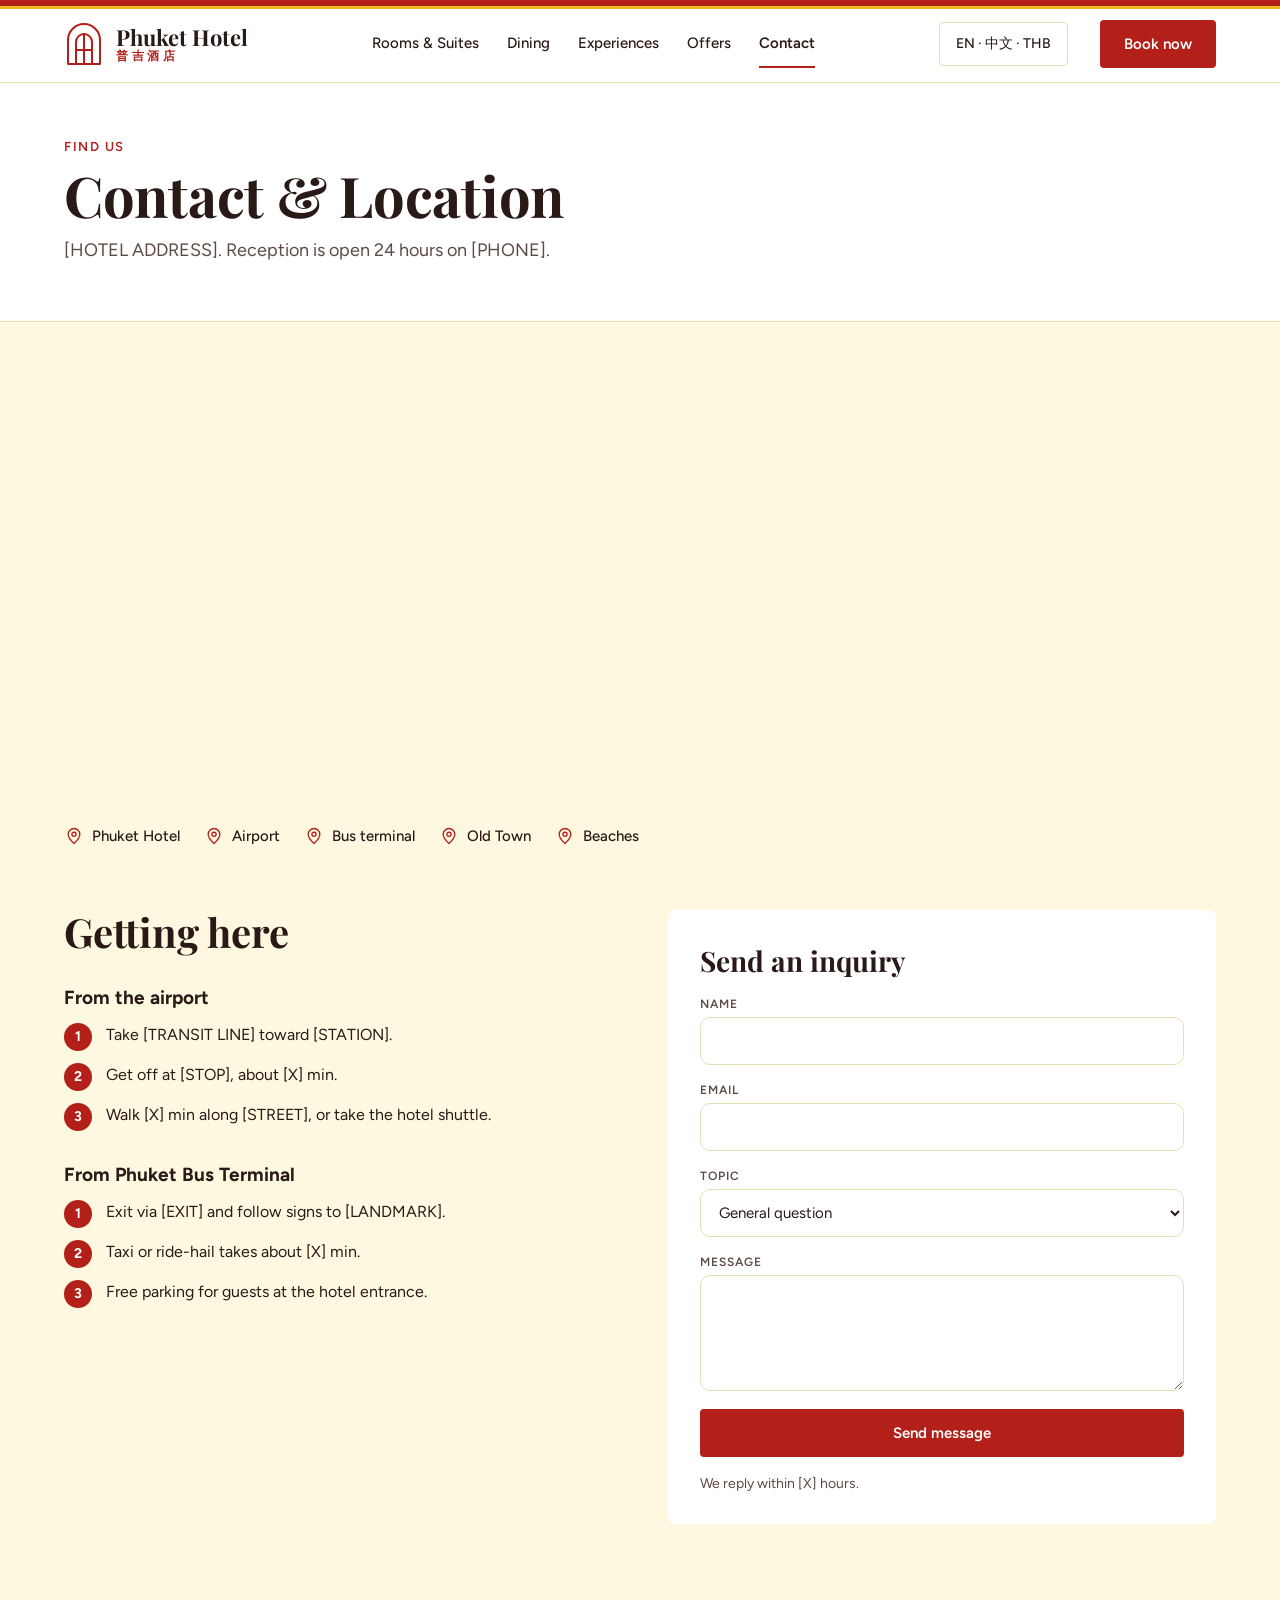
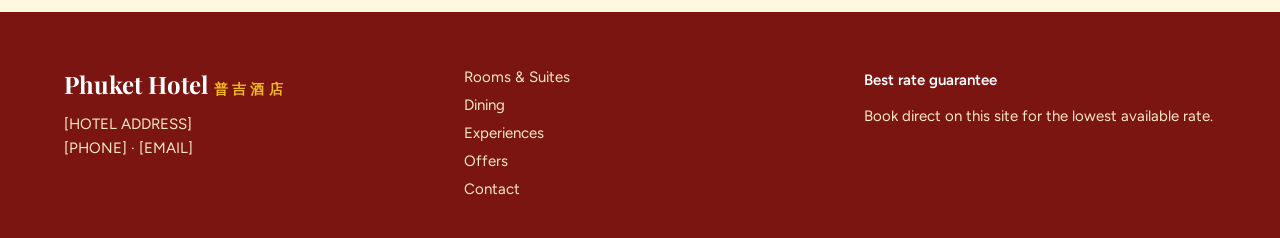
<file: contact.html>
<!doctype html>
<html lang="en">
<head>
<meta charset="utf-8">
<meta name="viewport" content="width=device-width, initial-scale=1">
<title>Contact and Location | Phuket Hotel</title>
<meta name="description" content="Phuket Hotel: a Sino-Portuguese heritage hotel in Phuket Old Town. Demo website template.">
<link rel="preconnect" href="https://fonts.googleapis.com">
<link href="https://fonts.googleapis.com/css2?family=Playfair+Display:wght@500;700&family=Figtree:wght@400;500;600;700&display=swap" rel="stylesheet">
<link rel="stylesheet" href="styles.css">
<script src="script.js" defer></script>
<script>function imgFallback(i){var f=i.dataset.fallback;if(f&&i.src!==f){i.src=f}else{i.remove()}}</script>
</head>
<body>
<header style="background:#FFFFFF;border-bottom:1px solid #EBDDB5;border-top:6px solid #B3201A;box-shadow:inset 0 3px 0 #F2B91E">
<div style="max-width:1200px;margin:0 auto;padding:0 24px;box-sizing:border-box;height:76px;display:flex;align-items:center;gap:32px">
<a href="index.html" style="display:flex;align-items:center;gap:12px;color:#2A1A17;text-decoration:none"><svg width="40" height="44" viewBox="0 0 40 44" fill="none" stroke="#B3201A" stroke-width="2" stroke-linecap="round" stroke-linejoin="round" aria-hidden="true"><path d="M4 42V18a16 16 0 0 1 32 0v24z"></path><path d="M12 42V20a8 8 0 0 1 16 0v22"></path><path d="M20 12v30"></path><path d="M12 28h16"></path></svg><span style="display:flex;flex-direction:column;line-height:1.1"><span style="font-family:'Playfair Display',serif;font-size:22px;font-weight:700;white-space:nowrap">Phuket Hotel</span><span lang="zh" style="font-size:12px;letter-spacing:.3em;color:#B3201A;font-weight:600">普吉酒店</span></span></a>
<nav class="navlinks" aria-label="Main" style="display:flex;gap:28px;flex-grow:1;justify-content:center"><a href="rooms.html" style="color:#2A1A17;text-decoration:none;font-size:15px;font-weight:500;padding:14px 0;border-bottom:2px solid transparent">Rooms &amp; Suites</a><a href="dining.html" style="color:#2A1A17;text-decoration:none;font-size:15px;font-weight:500;padding:14px 0;border-bottom:2px solid transparent">Dining</a><a href="experiences.html" style="color:#2A1A17;text-decoration:none;font-size:15px;font-weight:500;padding:14px 0;border-bottom:2px solid transparent">Experiences</a><a href="offers.html" style="color:#2A1A17;text-decoration:none;font-size:15px;font-weight:500;padding:14px 0;border-bottom:2px solid transparent">Offers</a><a href="contact.html" style="color:#2A1A17;text-decoration:none;font-size:15px;font-weight:600;padding:14px 0;border-bottom:2px solid #B3201A">Contact</a></nav><span class="navspace"></span>
<button type="button" class="navlinks" aria-label="Language and currency" style="background:transparent;border:1px solid #EBDDB5;border-radius:4px;min-height:44px;padding:0 16px;font-family:inherit;font-size:14px;font-weight:500;color:#2A1A17;cursor:pointer">EN · 中文 · THB</button>
<a href="room-detail.html" class="navbook" style="display:inline-flex;align-items:center;justify-content:center;gap:8px;min-height:48px;padding:0 24px;background:#B3201A;color:#FFFFFF;font-weight:600;font-size:15px;text-decoration:none;border-radius:4px;border:0;font-family:inherit;cursor:pointer;box-sizing:border-box">Book now</a>
<details class="mnav"><summary aria-label="Open menu"><svg width="26" height="26" viewBox="0 0 24 24" fill="none" stroke="currentColor" stroke-width="1.6" stroke-linecap="round" stroke-linejoin="round" aria-hidden="true"><path d="M4 7h16"></path><path d="M4 12h16"></path><path d="M4 17h16"></path></svg></summary><div class="mnav-panel"><a href="rooms.html">Rooms &amp; Suites</a><a href="dining.html">Dining</a><a href="experiences.html">Experiences</a><a href="offers.html">Offers</a><a href="contact.html">Contact</a><span>EN · 中文 · THB</span></div></details>
</div>
</header><section style="background:#FFFFFF;border-bottom:1px solid #EBDDB5;padding:56px 0"><div style="max-width:1200px;margin:0 auto;padding:0 24px;box-sizing:border-box;display:flex;flex-direction:column;gap:12px">
<div style="font-size:13px;font-weight:600;letter-spacing:.12em;text-transform:uppercase;color:#B3201A">Find us</div>
<h1 style="margin:0;font-family:'Playfair Display',serif;font-size:56px;line-height:1.05;font-weight:700;letter-spacing:-.005em">Contact &amp; Location</h1>
<p style="margin:0;font-size:18px;line-height:1.55;color:#5E4A44;max-width:640px">[HOTEL ADDRESS]. Reception is open 24 hours on [PHONE].</p></div></section>
<section style="padding:48px 0 0"><div style="max-width:1200px;margin:0 auto;padding:0 24px;box-sizing:border-box;display:flex;flex-direction:column;gap:16px"><iframe title="Map of Phuket Old Town" src="https://www.google.com/maps?q=Phuket+Old+Town,+Phuket,+Thailand&z=14&output=embed" loading="lazy" referrerpolicy="no-referrer-when-downgrade" style="width:100%;height:440px;border:0;border-radius:8px;display:block"></iframe><div style="display:flex;gap:24px;flex-wrap:wrap"><span style="display:inline-flex;gap:8px;align-items:center;font-size:15px;font-weight:500"><span style="color:#B3201A;display:flex"><svg width="20" height="20" viewBox="0 0 24 24" fill="none" stroke="currentColor" stroke-width="1.6" stroke-linecap="round" stroke-linejoin="round" aria-hidden="true"><path d="M12 21s7-6.2 7-11a7 7 0 0 0-14 0c0 4.8 7 11 7 11z"></path><circle cx="12" cy="10" r="2.5"></circle></svg></span>Phuket Hotel</span><span style="display:inline-flex;gap:8px;align-items:center;font-size:15px;font-weight:500"><span style="color:#B3201A;display:flex"><svg width="20" height="20" viewBox="0 0 24 24" fill="none" stroke="currentColor" stroke-width="1.6" stroke-linecap="round" stroke-linejoin="round" aria-hidden="true"><path d="M12 21s7-6.2 7-11a7 7 0 0 0-14 0c0 4.8 7 11 7 11z"></path><circle cx="12" cy="10" r="2.5"></circle></svg></span>Airport</span><span style="display:inline-flex;gap:8px;align-items:center;font-size:15px;font-weight:500"><span style="color:#B3201A;display:flex"><svg width="20" height="20" viewBox="0 0 24 24" fill="none" stroke="currentColor" stroke-width="1.6" stroke-linecap="round" stroke-linejoin="round" aria-hidden="true"><path d="M12 21s7-6.2 7-11a7 7 0 0 0-14 0c0 4.8 7 11 7 11z"></path><circle cx="12" cy="10" r="2.5"></circle></svg></span>Bus terminal</span><span style="display:inline-flex;gap:8px;align-items:center;font-size:15px;font-weight:500"><span style="color:#B3201A;display:flex"><svg width="20" height="20" viewBox="0 0 24 24" fill="none" stroke="currentColor" stroke-width="1.6" stroke-linecap="round" stroke-linejoin="round" aria-hidden="true"><path d="M12 21s7-6.2 7-11a7 7 0 0 0-14 0c0 4.8 7 11 7 11z"></path><circle cx="12" cy="10" r="2.5"></circle></svg></span>Old Town</span><span style="display:inline-flex;gap:8px;align-items:center;font-size:15px;font-weight:500"><span style="color:#B3201A;display:flex"><svg width="20" height="20" viewBox="0 0 24 24" fill="none" stroke="currentColor" stroke-width="1.6" stroke-linecap="round" stroke-linejoin="round" aria-hidden="true"><path d="M12 21s7-6.2 7-11a7 7 0 0 0-14 0c0 4.8 7 11 7 11z"></path><circle cx="12" cy="10" r="2.5"></circle></svg></span>Beaches</span></div></div></section>
<section style="padding:64px 0 88px"><div class="g" style="max-width:1200px;margin:0 auto;padding:0 24px;box-sizing:border-box;display:grid;grid-template-columns:repeat(2, minmax(0, 1fr));gap:56px;align-items:start">
<div style="display:flex;flex-direction:column;gap:32px"><h2 style="margin:0;font-family:'Playfair Display',serif;font-size:40px;line-height:1.1;font-weight:700;letter-spacing:-.005em;color:#2A1A17">Getting here</h2><div style="display:flex;flex-direction:column;gap:14px"><h3 style="margin:0;font-size:19px;font-weight:700">From the airport</h3><ol style="list-style:none;margin:0;padding:0;display:flex;flex-direction:column;gap:12px"><li style="display:flex;gap:14px;font-size:16px;line-height:1.5"><span style="flex-shrink:0;width:28px;height:28px;border-radius:50%;background:#B3201A;color:#FFFFFF;font-size:14px;font-weight:700;display:flex;align-items:center;justify-content:center">1</span><span>Take [TRANSIT LINE] toward [STATION].</span></li><li style="display:flex;gap:14px;font-size:16px;line-height:1.5"><span style="flex-shrink:0;width:28px;height:28px;border-radius:50%;background:#B3201A;color:#FFFFFF;font-size:14px;font-weight:700;display:flex;align-items:center;justify-content:center">2</span><span>Get off at [STOP], about [X] min.</span></li><li style="display:flex;gap:14px;font-size:16px;line-height:1.5"><span style="flex-shrink:0;width:28px;height:28px;border-radius:50%;background:#B3201A;color:#FFFFFF;font-size:14px;font-weight:700;display:flex;align-items:center;justify-content:center">3</span><span>Walk [X] min along [STREET], or take the hotel shuttle.</span></li></ol></div><div style="display:flex;flex-direction:column;gap:14px"><h3 style="margin:0;font-size:19px;font-weight:700">From Phuket Bus Terminal</h3><ol style="list-style:none;margin:0;padding:0;display:flex;flex-direction:column;gap:12px"><li style="display:flex;gap:14px;font-size:16px;line-height:1.5"><span style="flex-shrink:0;width:28px;height:28px;border-radius:50%;background:#B3201A;color:#FFFFFF;font-size:14px;font-weight:700;display:flex;align-items:center;justify-content:center">1</span><span>Exit via [EXIT] and follow signs to [LANDMARK].</span></li><li style="display:flex;gap:14px;font-size:16px;line-height:1.5"><span style="flex-shrink:0;width:28px;height:28px;border-radius:50%;background:#B3201A;color:#FFFFFF;font-size:14px;font-weight:700;display:flex;align-items:center;justify-content:center">2</span><span>Taxi or ride-hail takes about [X] min.</span></li><li style="display:flex;gap:14px;font-size:16px;line-height:1.5"><span style="flex-shrink:0;width:28px;height:28px;border-radius:50%;background:#B3201A;color:#FFFFFF;font-size:14px;font-weight:700;display:flex;align-items:center;justify-content:center">3</span><span>Free parking for guests at the hotel entrance.</span></li></ol></div></div>
<form style="background:#FFFFFF;border-radius:8px;padding:32px;display:flex;flex-direction:column;gap:18px">
<h2 style="margin:0;font-family:'Playfair Display',serif;font-size:28px;font-weight:700">Send an inquiry</h2>
<div style="display:flex;flex-direction:column;gap:6px;flex-grow:1;min-width:0"><label for="cn" style="font-size:12px;font-weight:600;letter-spacing:.08em;text-transform:uppercase;color:#5E4A44">Name</label><input id="cn" type="text" placeholder="" style="height:48px;border:1px solid #EBDDB5;border-radius:10px;padding:0 14px;font-family:inherit;font-size:15px;color:#2A1A17;background:#FFFFFF;box-sizing:border-box;width:100%"></div><div style="display:flex;flex-direction:column;gap:6px;flex-grow:1;min-width:0"><label for="ce" style="font-size:12px;font-weight:600;letter-spacing:.08em;text-transform:uppercase;color:#5E4A44">Email</label><input id="ce" type="email" placeholder="" style="height:48px;border:1px solid #EBDDB5;border-radius:10px;padding:0 14px;font-family:inherit;font-size:15px;color:#2A1A17;background:#FFFFFF;box-sizing:border-box;width:100%"></div>
<div style="display:flex;flex-direction:column;gap:6px"><label for="ct" style="font-size:12px;font-weight:600;letter-spacing:.08em;text-transform:uppercase;color:#5E4A44">Topic</label><select id="ct" style="height:48px;border:1px solid #EBDDB5;border-radius:10px;padding:0 14px;font-family:inherit;font-size:15px;color:#2A1A17;background:#FFFFFF;box-sizing:border-box;width:100%"><option>General question</option><option>Events and weddings</option><option>Group booking</option></select></div>
<div style="display:flex;flex-direction:column;gap:6px"><label for="cm" style="font-size:12px;font-weight:600;letter-spacing:.08em;text-transform:uppercase;color:#5E4A44">Message</label><textarea id="cm" rows="5" style="height:48px;border:1px solid #EBDDB5;border-radius:10px;padding:0 14px;font-family:inherit;font-size:15px;color:#2A1A17;background:#FFFFFF;box-sizing:border-box;width:100%;height:auto;padding:12px 14px;resize:vertical"></textarea></div>
<button type="button" style="display:inline-flex;align-items:center;justify-content:center;gap:8px;min-height:48px;padding:0 24px;background:#B3201A;color:#FFFFFF;font-weight:600;font-size:15px;text-decoration:none;border-radius:4px;border:0;font-family:inherit;cursor:pointer;box-sizing:border-box">Send message</button>
<div style="font-size:14px;color:#5E4A44">We reply within [X] hours.</div>
</form>
</div></section>
<footer style="background:#7A1512;color:#F8E9C8;padding:56px 0 40px">
<div class="g" style="max-width:1200px;margin:0 auto;padding:0 24px;box-sizing:border-box;display:grid;grid-template-columns:repeat(3, minmax(0, 1fr));gap:48px">
<div style="display:flex;flex-direction:column;gap:12px"><div style="font-family:'Playfair Display',serif;font-size:24px;font-weight:700;color:#FFFFFF">Phuket Hotel <span lang="zh" style="font-size:14px;letter-spacing:.3em;color:#F2B91E;font-family:sans-serif">普吉酒店</span></div><div style="font-size:15px;line-height:1.6">[HOTEL ADDRESS]<br>[PHONE] · [EMAIL]</div></div>
<div style="display:flex;flex-direction:column;gap:10px"><a href="rooms.html" style="color:#F8E9C8;text-decoration:none;font-size:15px">Rooms &amp; Suites</a><a href="dining.html" style="color:#F8E9C8;text-decoration:none;font-size:15px">Dining</a><a href="experiences.html" style="color:#F8E9C8;text-decoration:none;font-size:15px">Experiences</a><a href="offers.html" style="color:#F8E9C8;text-decoration:none;font-size:15px">Offers</a><a href="contact.html" style="color:#F8E9C8;text-decoration:none;font-size:15px">Contact</a></div>
<div style="display:flex;flex-direction:column;gap:12px;font-size:15px;line-height:1.6"><div style="font-weight:600;color:#FFFFFF">Best rate guarantee</div><div>Book direct on this site for the lowest available rate.</div></div>
</div>
</footer>
<div class="sticky"><div><div class="sticky-k">Best rate guarantee</div><div class="sticky-v">From [RATE] / night</div></div><a href="room-detail.html" style="display:inline-flex;align-items:center;justify-content:center;gap:8px;min-height:48px;padding:0 24px;background:#B3201A;color:#FFFFFF;font-weight:600;font-size:15px;text-decoration:none;border-radius:4px;border:0;font-family:inherit;cursor:pointer;box-sizing:border-box">Book now</a></div>
</body>
</html>
</file>
<file: styles.css>
/* Phuket Hotel demo site: shared styles */
*{box-sizing:border-box}
html{scroll-behavior:smooth}
body{margin:0;background:#FFF8E1;color:#2A1A17;font-family:'Figtree',system-ui,sans-serif;-webkit-font-smoothing:antialiased}
a{color:#B3201A}a:hover{color:#7E1814}
a:focus-visible,button:focus-visible,input:focus-visible,select:focus-visible,textarea:focus-visible,summary:focus-visible{outline:3px solid #F2B91E;outline-offset:2px}
img{max-width:100%}

/* Photo slots: the label shows until images/<name>.jpg exists */
.ph{position:relative;overflow:hidden;display:flex;flex-direction:column;align-items:center;justify-content:center;gap:8px;font-size:13px;font-weight:500;letter-spacing:.02em;text-align:center;padding:12px}
.ph img{position:absolute;inset:0;width:100%;height:100%;object-fit:cover}

/* Room filters */
.filter{min-height:44px;padding:0 18px;border-radius:4px;font-family:inherit;font-size:15px;font-weight:600;cursor:pointer;background:#FFFFFF;color:#2A1A17;border:1.5px solid #EBDDB5}
.filter[aria-pressed="true"]{background:#2A1A17;color:#FFFFFF;border-color:#2A1A17}
.room[hidden]{display:none !important}

/* Mobile menu and sticky booking bar (hidden on desktop) */
.navspace{display:none;flex-grow:1}
.mnav{display:none;position:relative}
.mnav summary{list-style:none;width:44px;height:44px;display:flex;align-items:center;justify-content:center;cursor:pointer;color:#2A1A17}
.mnav summary::-webkit-details-marker{display:none}
.mnav-panel{position:absolute;right:0;top:52px;z-index:20;background:#FFFFFF;border:1px solid #EBDDB5;border-radius:8px;box-shadow:0 12px 32px rgba(42,26,23,.18);padding:8px;display:flex;flex-direction:column;min-width:220px}
.mnav-panel a{padding:12px 14px;color:#2A1A17;text-decoration:none;font-weight:600;border-radius:4px}
.mnav-panel a:hover{background:#FFF8E1}
.mnav-panel span{padding:12px 14px;font-size:14px;color:#5E4A44;border-top:1px solid #EBDDB5}
.sticky{display:none}

@media (max-width:900px){
  .navlinks{display:none !important}
  .navspace{display:block}
  .mnav{display:block}
}
@media (max-width:760px){
  .g{grid-template-columns:minmax(0,1fr) !important}
  .g>*{grid-column:auto !important}
  h1{font-size:40px !important}
  h2{font-size:30px !important}
  blockquote{font-size:26px !important}
  .navbook{display:none !important}
  body{padding-bottom:76px}
  .sticky{display:flex;position:fixed;left:0;right:0;bottom:0;z-index:30;background:#FFFFFF;border-top:1px solid #EBDDB5;box-shadow:0 -8px 24px rgba(42,26,23,.12);padding:12px 16px;gap:12px;align-items:center;justify-content:space-between}
  .sticky-k{font-size:11px;font-weight:600;letter-spacing:.08em;text-transform:uppercase;color:#5E4A44}
  .sticky-v{font-size:15px;font-weight:600}
}
.hero .ph>div,.hero .ph>svg{visibility:hidden}
</file>
